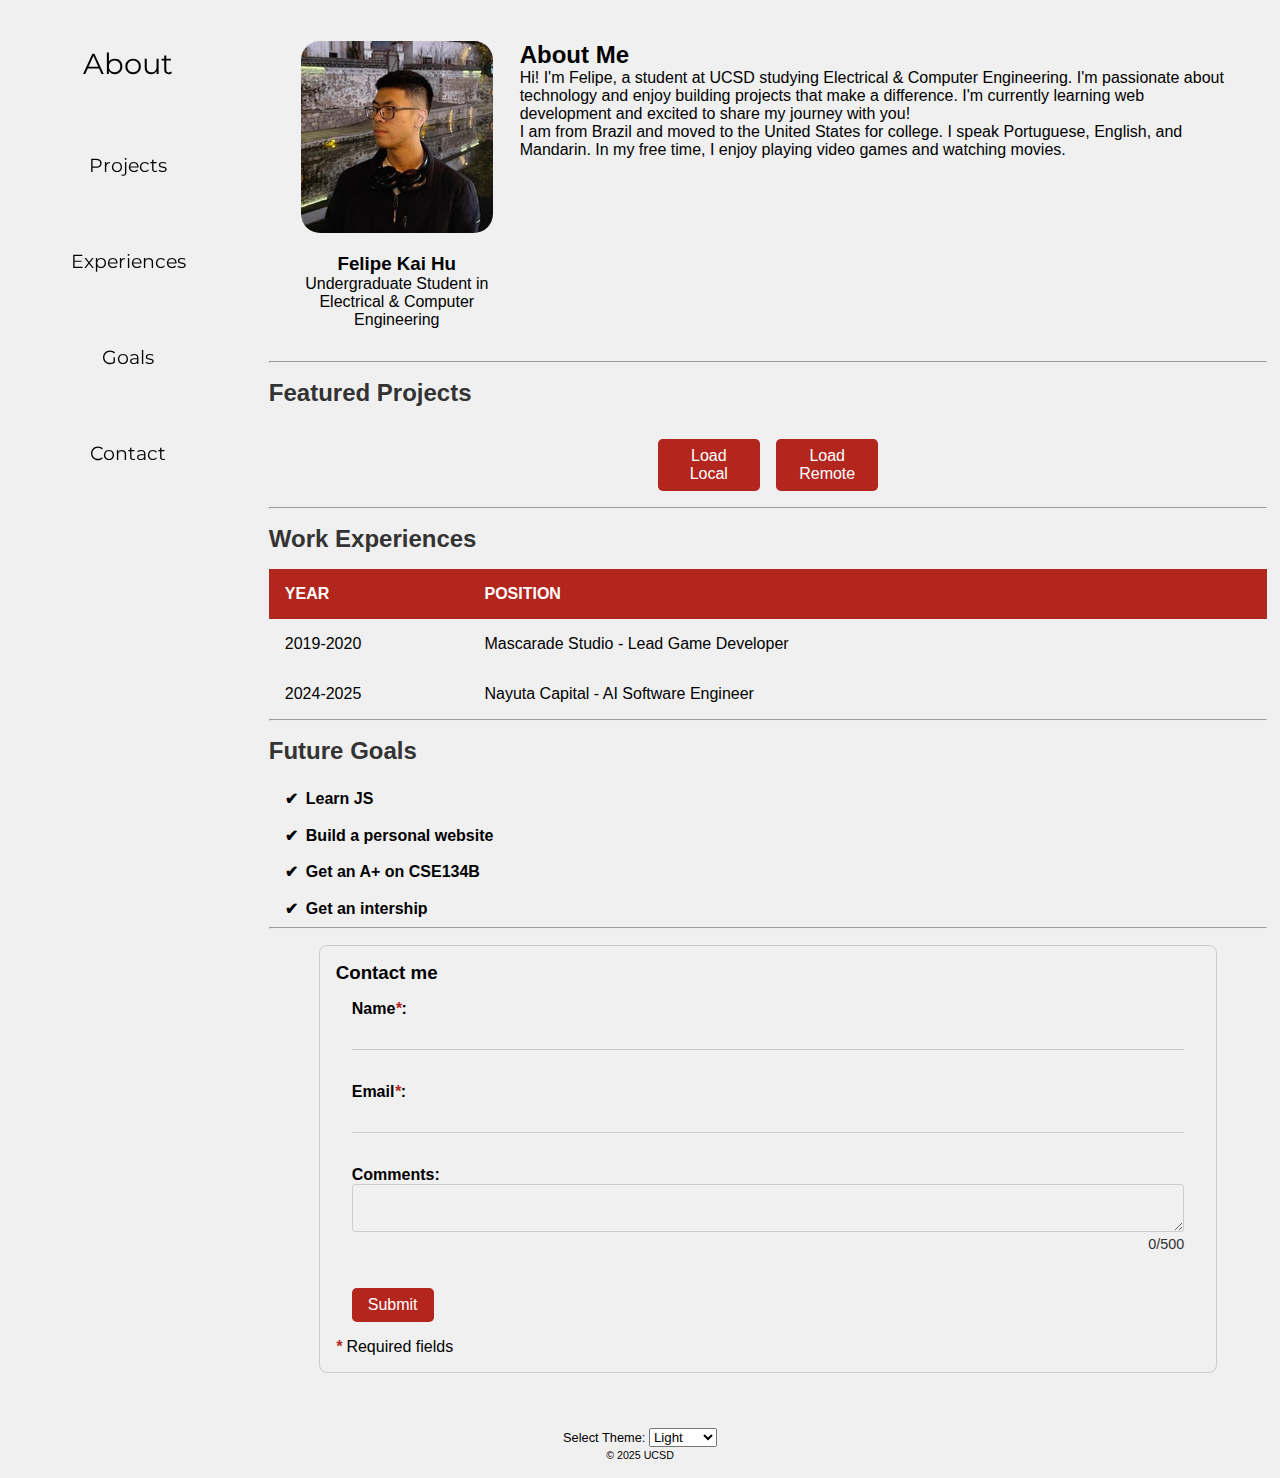
<file: index.html>
<!DOCTYPE html>
<html lang="en">
<head>
    <meta charset="UTF-8">
    <meta name="viewport" content="width=device-width, initial-scale=1.0">
    <title>Felipe's Page</title>

    <link rel="stylesheet" href="styles.css">
</head>
<body>
    <nav class="fixed-index">
        <ul>
            <li><a href="#about">About</a></li>
            <li><a href="#projects">Projects</a></li>
            <li><a href="#experiences">Experiences</a></li>
            <li><a href="#goals">Goals</a></li>
            <li><a href="#contact">Contact</a></li>
        </ul>
    </nav>

    <main>
        <section id="about">
            <article id="profile">
                <picture>
                    <source media="(max-width: 300px)" srcset="profile_large.jpg">
                    <img src="profile_small.jpg" alt="Profile photo">
                </picture>
                <hgroup>
                    <h3>Felipe Kai Hu</h3>
                    <p>Undergraduate Student in Electrical & Computer Engineering</p>
                </hgroup>
            </article>

            <article>
                <h2>About Me</h2>
                <p>
                    Hi! I'm Felipe, a student at UCSD studying Electrical & Computer Engineering. I'm passionate about technology and enjoy building projects that make a difference. I'm currently learning web development and excited to share my journey with you!
                </p>
                <p>
                    I am from Brazil and moved to the United States for college. I speak Portuguese, English, and Mandarin. In my free time, I enjoy playing video games and watching movies.
                </p>
            </article>
        </section>

        <hr>

        <section id="projects">
            <h2>Featured Projects</h2>
            <div id="projects-container">

            </div>
            <div id="projects-controls">
                <button onclick="loadLocalStorage()">Load Local</button>
                <button onclick="loadRemoteStorage()">Load Remote</button>
            </div>
        </section>

        <hr>

        <section id="experiences">
            <h2>Work Experiences</h2>
            <table>
                <colgroup>
                    <col span="1" style="width: 20%;">
                    <col span="1" style="width: 80%;">
                </colgroup>
                <tr>
                    <th>Year</th>
                    <th>Position</th>
                </tr>
                <tr>
                    <td>2019-2020</td>
                    <td>Mascarade Studio - Lead Game Developer</td>
                </tr>
                <tr>
                    <td>2024-2025</td>
                    <td>Nayuta Capital - AI Software Engineer</td>
                </tr>
            </table>
        </section>

        <hr>

        <section id="goals">
            <h2>Future Goals</h2>
            <ol>
                <li>Learn JS</li>
                <li>Build a personal website</li>
                <li>Get an A+ on CSE134B</li>
                <li>Get an intership</li>
            </ol>
        </section>

        <hr>

        <section id="contact">
            
            <article id="contact-form">
                <h3>Contact me</h3>
                <form  action="https://httpbin.org/post" method="POST">
                    <label for="name">Name<em>*</em>:</label>
                    <input type="text" id="name" name="name" placeholder=" " pattern="[a-zA-Z ]+" required>
                    <label for="name" class="validation-label">Only letters and spaces allowed</label>
            
                    <br><br>
            
                    <label for="email">Email<em>*</em>:</label>
                    <input type="email" id="email" name="email" placeholder=" " pattern="/^[a-zA-Z0-9@._%+\-]$/" required>
                    <label for="email" class="validation-label">Invalid e-mail</label>
            
                    <br><br>
            
                    <label for="comments">Comments:</label>
                    <textarea id="comments" name="comments" maxlength="500"></textarea>
                    <div for="comments" id="charCounter">0/500</div>
            
                    <br><br>
            
                    <input type="hidden" name="possible_bot" value="true">

                    <input type="hidden" name="form-errors" id="form-errors">
            
                    <button type="submit">Submit</button>
                </form>

                <p><em>*</em> Required fields</p>
            </article>

        </section>
    </main>

    <footer>
        <div id="theme-picker">
            <label for="theme-select">Select Theme:</label>
            <select id="theme-select">
                <option value="light">Light</option>
                <option value="dark">Dark</option>
                <option value="custom">Custom</option>
            </select>
            <div id="custom-theme-options" style="display: none;">
                <label for="primary-color">Primary Color:</label>
                <input type="color" id="primary-color">
                <label for="secondary-color">Secondary Color:</label>
                <input type="color" id="secondary-color">
                <label for="text-color">Text Color:</label>
                <input type="color" id="text-color">
                <label for="error-color">Error Color:</label>
                <input type="color" id="error-color">
                <label for="tertiary-color">Tertiary Color:</label>
                <input type="color" id="tertiary-color">
            </div>
        </div>

        <small>© 2025 UCSD</small>
        <noscript>
            <p>
                Please enable JavaScript for full functionality
            </p>
            <style>
                #theme-picker {
                    display: none;
                }
            </style>
        </noscript>
    </footer>

    <script src="contact-form.js"></script>
    <script src="theme-picker.js"></script>
    <script src="projects.js"></script>
    <script src="navbar.js"></script>
</body>
</html>
</file>
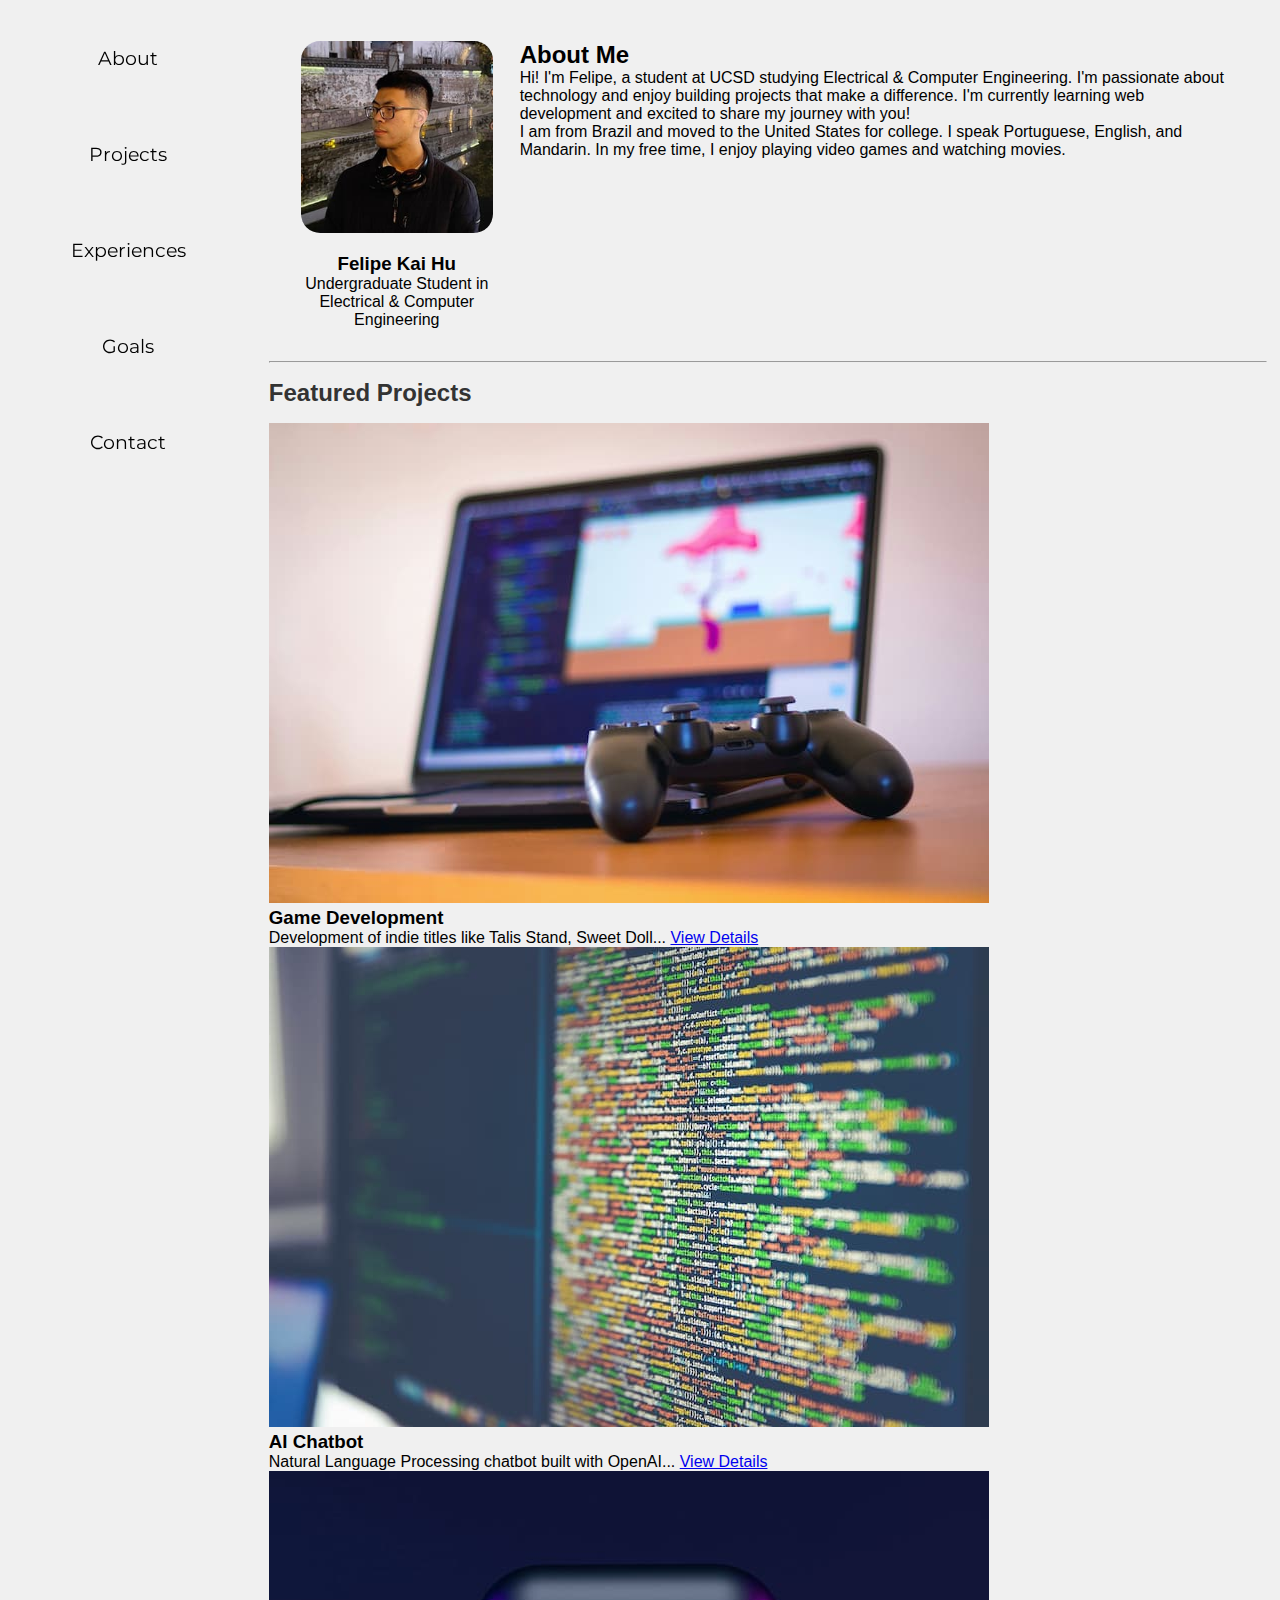
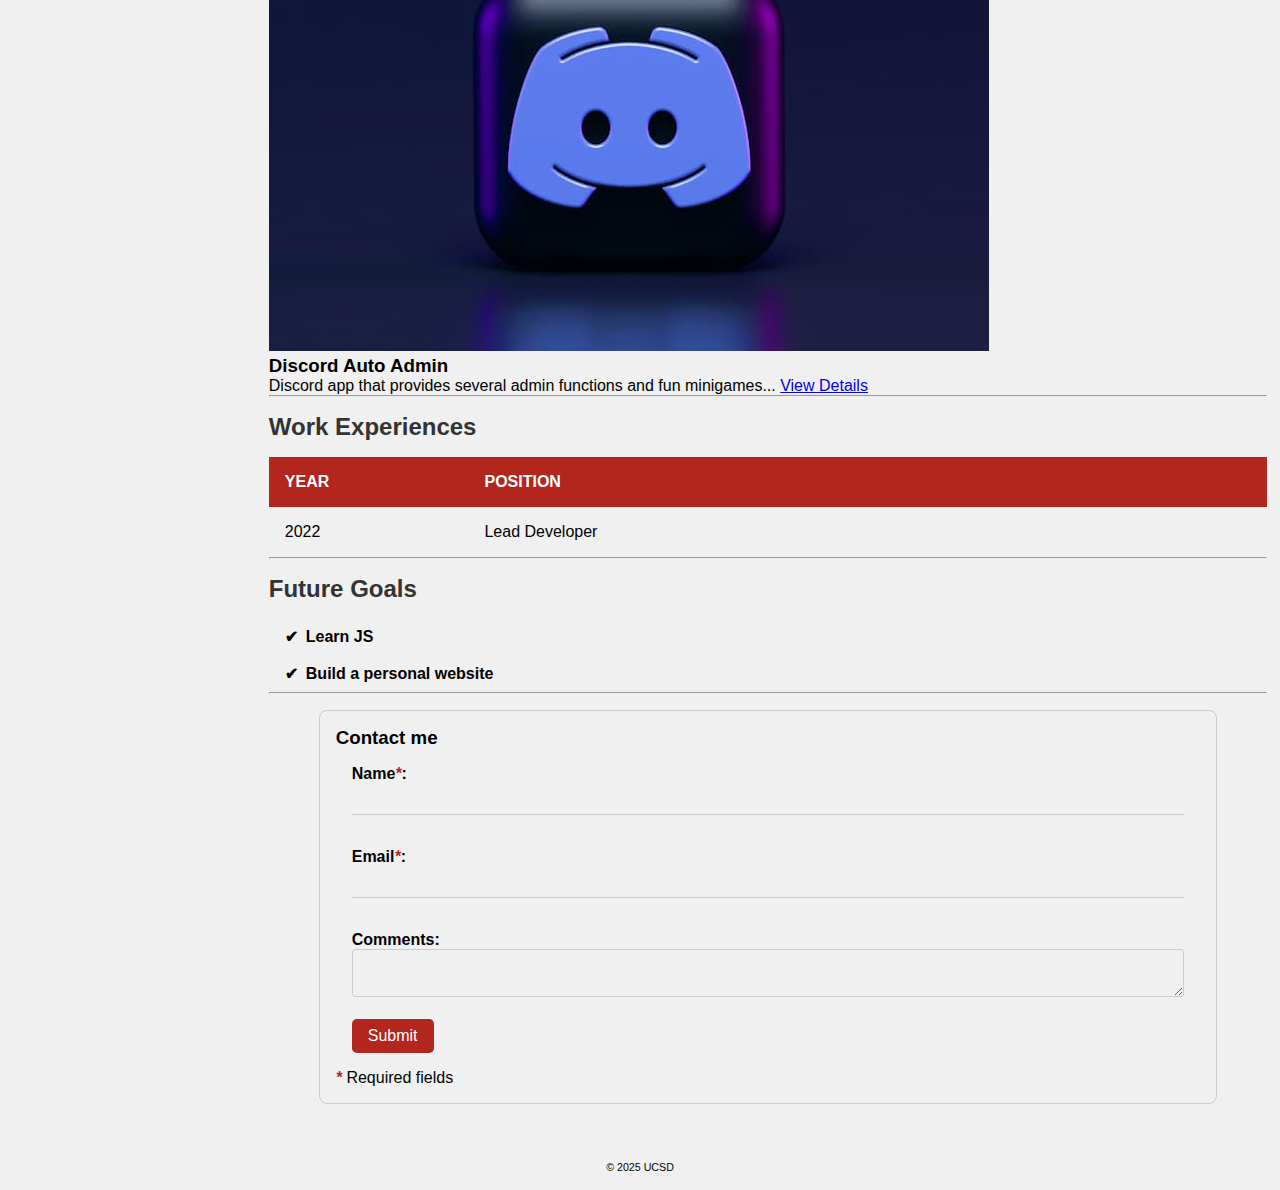
<file: form-no-js.html>
<!DOCTYPE html>
<html lang="en">
<head>
    <meta charset="UTF-8">
    <meta name="viewport" content="width=device-width, initial-scale=1.0">
    <title>Felipe's Page</title>

    <link rel="stylesheet" href="styles.css">
</head>
<body>
    <nav class="fixed-index">
        <ul>
            <li><a href="#about">About</a></li>
            <li><a href="#projects">Projects</a></li>
            <li><a href="#experiences">Experiences</a></li>
            <li><a href="#goals">Goals</a></li>
            <li><a href="#contact">Contact</a></li>
        </ul>
    </nav>

    <main>
        <section id="about">
            <article id="profile">
                <picture>
                    <source media="(max-width: 300px)" srcset="profile_large.jpg">
                    <img src="profile_small.jpg" alt="Profile photo">
                </picture>
                <hgroup>
                    <h3>Felipe Kai Hu</h3>
                    <p>Undergraduate Student in Electrical & Computer Engineering</p>
                </hgroup>
            </article>

            <article>
                <h2>About Me</h2>
                <p>
                    Hi! I'm Felipe, a student at UCSD studying Electrical & Computer Engineering. I'm passionate about technology and enjoy building projects that make a difference. I'm currently learning web development and excited to share my journey with you!
                </p>
                <p>
                    I am from Brazil and moved to the United States for college. I speak Portuguese, English, and Mandarin. In my free time, I enjoy playing video games and watching movies.
                </p>
            </article>
        </section>

        <hr>

        <section id="projects">
            <h2>Featured Projects</h2>
            <div id="slides-container">
                <article class="project-slide">
                    <picture>
                        <!-- Image source: https://unsplash.com/photos/black-laptop-computer-beside-controller-on-brown-wooden-surface-XC3fq-ffXRI?utm_content=creditShareLink&utm_medium=referral&utm_source=unsplash -->
                        <source media="(max-width: 300px)" srcset="project1-thumbnail.jpg">
                        <img src="project1-thumbnail-small.jpg" alt="Game Development">
                    </picture>
                    <h3>Game Development</h3>
                    <p>Development of indie titles like Talis Stand, Sweet Doll... <a href="project1-details.html">View Details</a></p>
                </article>

                <article class="project-slide">
                    <picture>
                        <!-- Image source: https://unsplash.com/photos/colorful-software-or-web-code-on-a-computer-monitor-Skf7HxARcoc?utm_content=creditShareLink&utm_medium=referral&utm_source=unsplash -->
                        <source media="(max-width: 300px)" srcset="project2-thumbnail.jpg">
                        <img src="project2-thumbnail-small.jpg" alt="AI Chatbot Project">
                    </picture>
                    <h3>AI Chatbot</h3>
                    <p>Natural Language Processing chatbot built with OpenAI... <a href="project1-details.html">View Details</a></p>
                </article>

                <article class="project-slide">
                    <picture>
                        <!-- Image source: https://unsplash.com/photos/pink-and-black-hello-kitty-clip-art-sIFCJHrUWPM?utm_content=creditShareLink&utm_medium=referral&utm_source=unsplash -->
                        <source media="(max-width: 300px)" srcset="project3-thumbnail.jpg">
                        <img src="project3-thumbnail-small.jpg" alt="Discord Auto Admin">
                    </picture>
                    <h3>Discord Auto Admin</h3>
                    <p>Discord app that provides several admin functions and fun minigames... <a href="project1-details.html">View Details</a></p>
                </article>
            </div>
        </section>

        <hr>

        <section id="experiences">
            <h2>Work Experiences</h2>
            <table>
                <colgroup>
                    <col span="1" style="width: 20%;">
                    <col span="1" style="width: 80%;">
                </colgroup>
                <tr>
                    <th>Year</th>
                    <th>Position</th>
                </tr>
                <tr>
                    <td>2022</td>
                    <td>Lead Developer</td>
                </tr>
            </table>
        </section>

        <hr>

        <section id="goals">
            <h2>Future Goals</h2>
            <ol>
                <li>Learn JS</li>
                <li>Build a personal website</li>
            </ol>
        </section>

        <hr>

        <section id="contact">
            
            <article id="contact-form">
                <h3>Contact me</h3>
                <form  action="https://httpbin.org/post" method="POST">
                    <label for="name">Name<em>*</em>:</label>
                    <input type="text" id="name" name="name" placeholder=" " pattern="[a-zA-Z ]+" required>
                    <label for="name" class="validation-label">Only letters and spaces allowed</label>
            
                    <br><br>
            
                    <label for="email">Email<em>*</em>:</label>
                    <input type="email" id="email" name="email" placeholder=" " pattern="[a-zA-Z0-9._%+-]+@[a-zA-Z0-9.-]+\.[a-zA-Z]{2,}$" required>
                    <label for="email" class="validation-label">Invalid e-mail</label>
            
                    <br><br>
            
                    <label for="comments">Comments:</label>
                    <textarea id="comments" name="comments" maxlength="500"></textarea>
            
                    <br><br>
            
                    <input type="hidden" name="possible_bot" value="true">
            
                    <button type="submit">Submit</button>
                </form>

                <p id="form-response"></p>

                <p><em>*</em> Required fields</p>
            </article>

        </section>
    </main>

    <footer>
        <small>© 2025 UCSD</small>
        <noscript>Please enable JavaScript for full functionality</noscript>
    </footer>
</body>
</html>
</file>
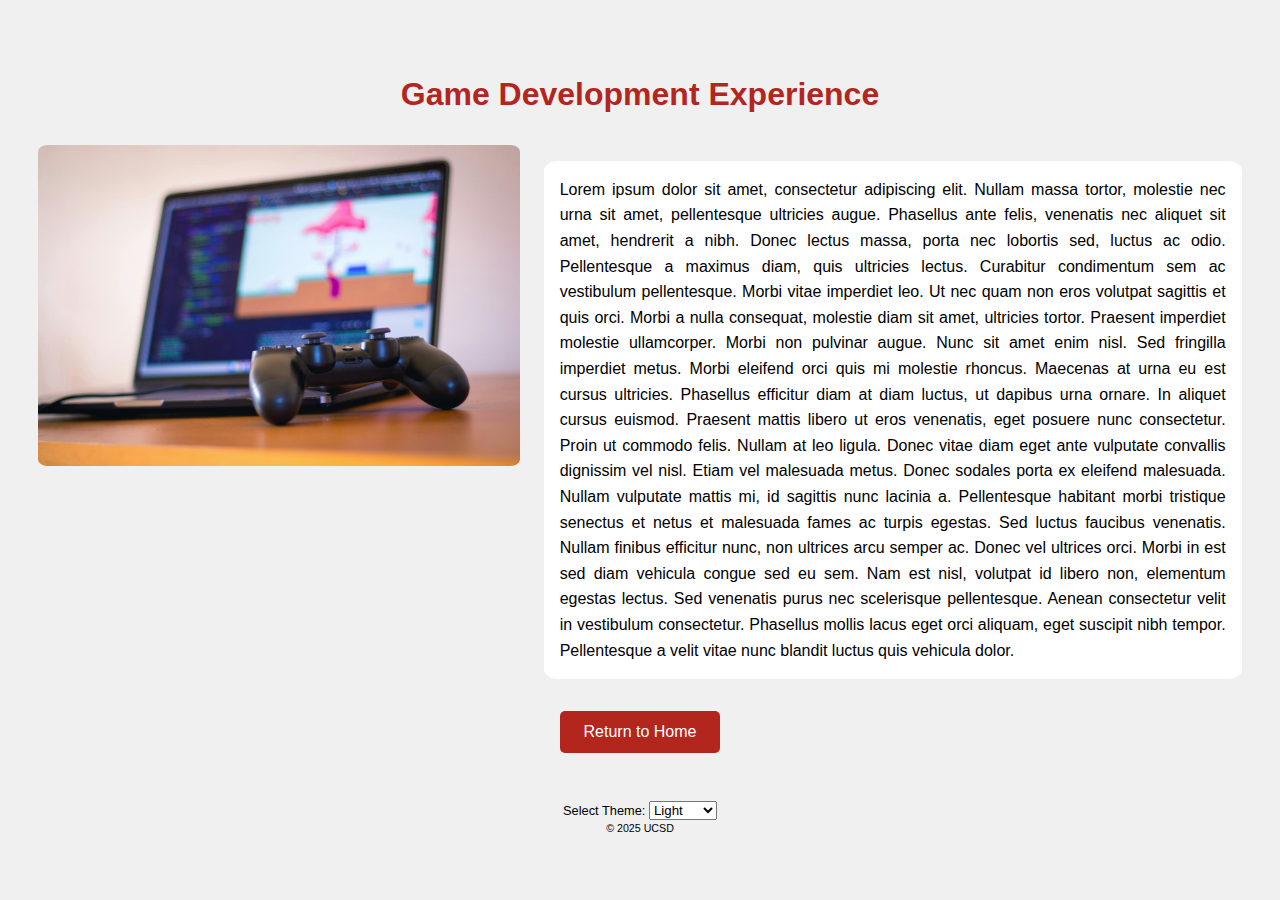
<file: project1-details.html>
<!DOCTYPE html>
<html lang="en">
<head>
    <meta charset="UTF-8">
    <meta name="viewport" content="width=device-width, initial-scale=1.0">
    <title>Project 1 Details</title>
    <link rel="stylesheet" href="details.css">
</head>
<body>
    
    <header>
        <h1>Game Development Experience</h1>
    </header>
    
    <img src="project1-thumbnail.jpg" alt="AI Chatbot Project">

    <p>
        Lorem ipsum dolor sit amet, consectetur adipiscing elit. Nullam massa tortor, molestie nec urna sit amet, pellentesque ultricies augue. Phasellus ante felis, venenatis nec aliquet sit amet, hendrerit a nibh. Donec lectus massa, porta nec lobortis sed, luctus ac odio. Pellentesque a maximus diam, quis ultricies lectus. Curabitur condimentum sem ac vestibulum pellentesque. Morbi vitae imperdiet leo. Ut nec quam non eros volutpat sagittis et quis orci. Morbi a nulla consequat, molestie diam sit amet, ultricies tortor. Praesent imperdiet molestie ullamcorper.

        Morbi non pulvinar augue. Nunc sit amet enim nisl. Sed fringilla imperdiet metus. Morbi eleifend orci quis mi molestie rhoncus. Maecenas at urna eu est cursus ultricies. Phasellus efficitur diam at diam luctus, ut dapibus urna ornare. In aliquet cursus euismod. Praesent mattis libero ut eros venenatis, eget posuere nunc consectetur.
        
        Proin ut commodo felis. Nullam at leo ligula. Donec vitae diam eget ante vulputate convallis dignissim vel nisl. Etiam vel malesuada metus. Donec sodales porta ex eleifend malesuada. Nullam vulputate mattis mi, id sagittis nunc lacinia a. Pellentesque habitant morbi tristique senectus et netus et malesuada fames ac turpis egestas. Sed luctus faucibus venenatis. Nullam finibus efficitur nunc, non ultrices arcu semper ac. Donec vel ultrices orci. Morbi in est sed diam vehicula congue sed eu sem. Nam est nisl, volutpat id libero non, elementum egestas lectus. Sed venenatis purus nec scelerisque pellentesque. Aenean consectetur velit in vestibulum consectetur. Phasellus mollis lacus eget orci aliquam, eget suscipit nibh tempor. Pellentesque a velit vitae nunc blandit luctus quis vehicula dolor. 
    </p>

    <button onclick="window.location.href='index.html';">Return to Home</button>

    <footer>
        <div id="theme-picker">
            <label for="theme-select">Select Theme:</label>
            <select id="theme-select">
                <option value="light">Light</option>
                <option value="dark">Dark</option>
                <option value="custom">Custom</option>
            </select>
            <div id="custom-theme-options" style="display: none;">
                <label for="primary-color">Primary Color:</label>
                <input type="color" id="primary-color">
                <label for="secondary-color">Secondary Color:</label>
                <input type="color" id="secondary-color">
                <label for="text-color">Text Color:</label>
                <input type="color" id="text-color">
                <label for="error-color">Error Color:</label>
                <input type="color" id="error-color">
                <label for="tertiary-color">Tertiary Color:</label>
                <input type="color" id="tertiary-color">
            </div>
        </div>

        <small>© 2025 UCSD</small>
        <noscript>
            <p>
                Please enable JavaScript for full functionality
            </p>
            <style>
                #theme-picker {
                    display: none;
                }
            </style>
        </noscript>
    </footer>
    <script src="theme-picker.js"></script>

</body>


</html>
</file>
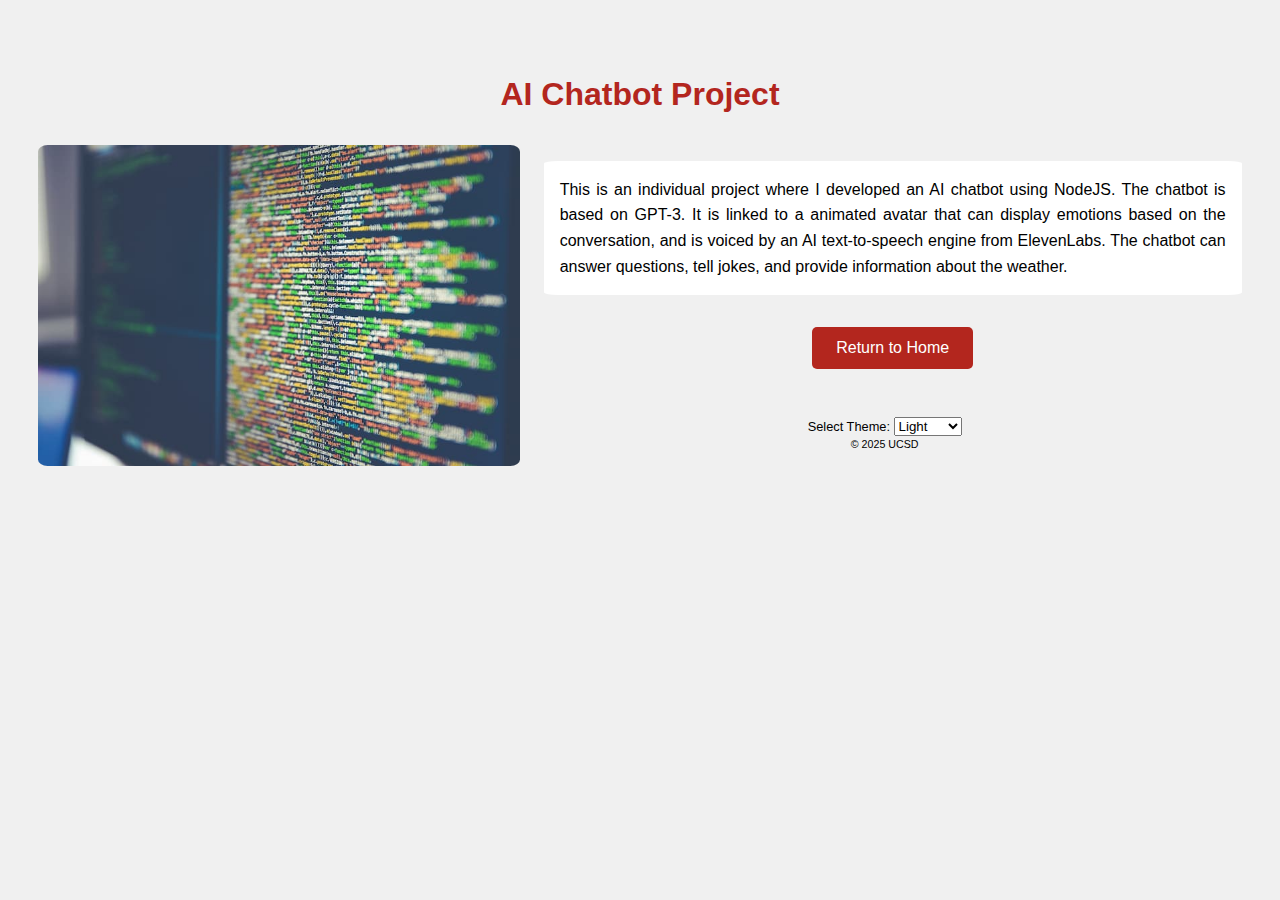
<file: project2-details.html>
<!DOCTYPE html>
<html lang="en">
<head>
    <meta charset="UTF-8">
    <meta name="viewport" content="width=device-width, initial-scale=1.0">
    <title>Project 1 Details</title>
    <link rel="stylesheet" href="details.css">
</head>
<body>
    
    <header>
        <h1>AI Chatbot Project</h1>
    </header>
    
    <picture>
        <source media="(max-width: 300px)" srcset="project2-thumbnail.jpg">
        <img src="project2-thumbnail-small.jpg" alt="AI Chatbot Project">
    </picture>

    <p>
        This is an individual project where I developed an AI chatbot using NodeJS. The chatbot is based on GPT-3. It is linked to a animated avatar that can display emotions based on the conversation, and is voiced by an AI text-to-speech engine from ElevenLabs. The chatbot can answer questions, tell jokes, and provide information about the weather.
    </p>

    <button onclick="window.location.href='index.html';">Return to Home</button>

    <footer>
        <div id="theme-picker">
            <label for="theme-select">Select Theme:</label>
            <select id="theme-select">
                <option value="light">Light</option>
                <option value="dark">Dark</option>
                <option value="custom">Custom</option>
            </select>
            <div id="custom-theme-options" style="display: none;">
                <label for="primary-color">Primary Color:</label>
                <input type="color" id="primary-color">
                <label for="secondary-color">Secondary Color:</label>
                <input type="color" id="secondary-color">
                <label for="text-color">Text Color:</label>
                <input type="color" id="text-color">
                <label for="error-color">Error Color:</label>
                <input type="color" id="error-color">
                <label for="tertiary-color">Tertiary Color:</label>
                <input type="color" id="tertiary-color">
            </div>
        </div>

        <small>© 2025 UCSD</small>
        <noscript>
            <p>
                Please enable JavaScript for full functionality
            </p>
            <style>
                #theme-picker {
                    display: none;
                }
            </style>
        </noscript>
    </footer>
    <script src="theme-picker.js"></script>

</body>


</html>
</file>
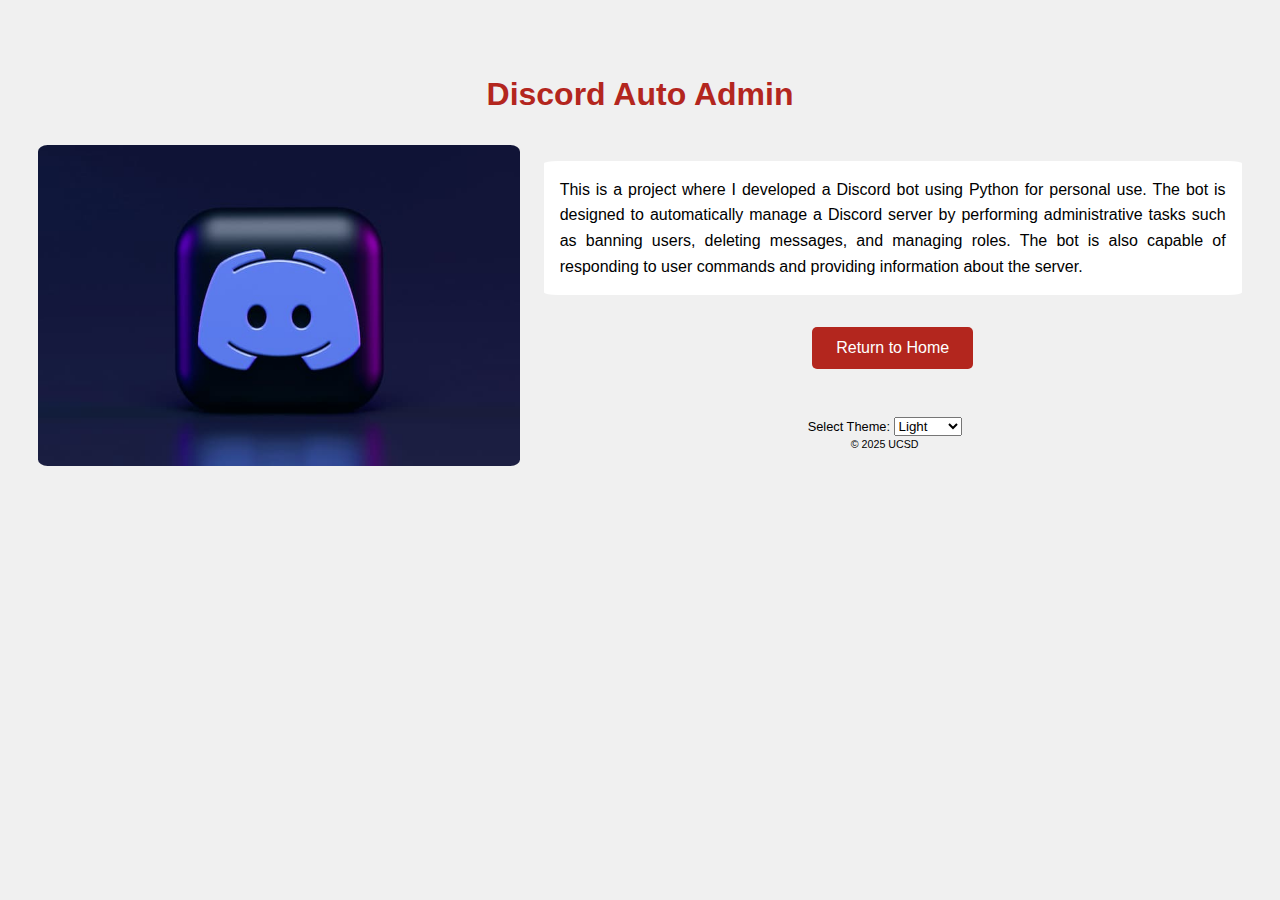
<file: project3-details.html>
<!DOCTYPE html>
<html lang="en">
<head>
    <meta charset="UTF-8">
    <meta name="viewport" content="width=device-width, initial-scale=1.0">
    <title>Project 1 Details</title>
    <link rel="stylesheet" href="details.css">
</head>
<body>
    
    <header>
        <h1>Discord Auto Admin</h1>
    </header>
    
    <picture>
        <source media="(max-width: 300px)" srcset="project3-thumbnail.jpg">
        <img src="project3-thumbnail-small.jpg" alt="Discord Auto Admin">
    </picture>

    <p>
        This is a project where I developed a Discord bot using Python for personal use. The bot is designed to automatically manage a Discord server by performing administrative tasks such as banning users, deleting messages, and managing roles. The bot is also capable of responding to user commands and providing information about the server.
    </p>

    <button onclick="window.location.href='index.html';">Return to Home</button>

    <footer>
        <div id="theme-picker">
            <label for="theme-select">Select Theme:</label>
            <select id="theme-select">
                <option value="light">Light</option>
                <option value="dark">Dark</option>
                <option value="custom">Custom</option>
            </select>
            <div id="custom-theme-options" style="display: none;">
                <label for="primary-color">Primary Color:</label>
                <input type="color" id="primary-color">
                <label for="secondary-color">Secondary Color:</label>
                <input type="color" id="secondary-color">
                <label for="text-color">Text Color:</label>
                <input type="color" id="text-color">
                <label for="error-color">Error Color:</label>
                <input type="color" id="error-color">
                <label for="tertiary-color">Tertiary Color:</label>
                <input type="color" id="tertiary-color">
            </div>
        </div>

        <small>© 2025 UCSD</small>
        <noscript>
            <p>
                Please enable JavaScript for full functionality
            </p>
            <style>
                #theme-picker {
                    display: none;
                }
            </style>
        </noscript>
    </footer>
    <script src="theme-picker.js"></script>

</body>


</html>
</file>
<file: styles.css>
@import url('https://fonts.googleapis.com/css2?family=Montserrat:ital,wght@0,100..900;1,100..900&display=swap');

:root {

    --main-color: #B3261E;
    --secondary-color: #333;
    --text-color: #000;
    --error-color: #b50000;
    --tertiary-color: #f0f0f0;

}

[data-theme="dark"] {

    --main-color: #8F1E18;
    --secondary-color: #c8c3bc;
    --text-color: #c8c3bc;
    --error-color: #ff6666;
    --tertiary-color: #202324;

}


* {
    
    margin: 0;
    padding: 0;
    box-sizing: border-box; 

}

body {

    background-color: var(--tertiary-color, #f0f0f0);
    color: var(--text-color, #000);
    font-family: Arial, sans-serif, Helvetica;
    margin: 0;
    padding: 0;
    display: flexbox;

}

main {

    margin-left: 20%;
    width: 80%;
    padding: 1dvh 1dvw;
    box-sizing: border-box;

}

h2, h3 {

    font-weight: 600;

}

section > h2 {

    color: var(--secondary-color, #333);
    margin: 1rem 0;

  }

nav.fixed-index {

    position: fixed;
    top: 0;
    left: 0;
    width: 20%;
    height: 100%;
    padding: 10px 0;
    text-align: center;
    z-index: 1000;

}

nav.fixed-index ul {

    list-style-type: none;
    padding: 0;
    font-family: "Montserrat", Arial, Helvetica, sans-serif;
    font-weight: 400;
    font-size: 1.2em;
    
}

nav.fixed-index ul li {

    padding: 4vh 0;
    transition: 0.3s;

}

nav.fixed-index ul li a {
    
    color: var(--text-color, #000);
    text-decoration: none;
    transition: 0.3s;
    
}

nav.fixed-index ul li:hover a {

    color: var(--main-color, #B3261E);
    font-size: 1.5em;

}

nav.fixed-index ul li.nav-highlight {

    color: var(--main-color, #B3261E);
    font-size: 1.5em;

}

#about {

    display: grid;
    grid-template-columns: 20% 1fr;
    gap: 2rem;
    align-items: start;
    padding: 2rem;
    max-width: 100%;
    margin: 0 auto;

}

#profile {

    display: grid;
    gap: 1rem;
    justify-items: center;
    text-align: center;
    width: 20%;

}

#profile img {

    width: 15vw;
    border-radius: 10%;

}

#projects-controls {

    display: flex;
    justify-content: center;

}

#projects button {

    background-color: var(--main-color, #B3261E);
    color: #fff;
    padding: .5rem 1rem;
    border: none;
    border-radius: .3rem;
    cursor: pointer;
    font-size: 1em;
    margin: 1rem 0.5rem;
    width: 8vw;

}

#projects button:hover {

    background-color: #8F1E18;

}

#projects-container {

    display: grid;
    grid-template-columns: repeat(auto-fit, minmax(300px, 1fr));

}

project-card {

    display: grid;
    justify-items: center;
    text-align: center;
    width: 100%;
    padding: 1rem;

}

project-card img {
    
    width: 100%;
    border-radius: 5%;

}

project-card h2 {

    margin: 1rem 0;
    font-size: 1.2rem;

}

#experiences table {

    width: 100%;
    border-collapse: collapse;
    margin-top: 1rem;

}

#experiences th, td {

    padding: 1rem;
    text-align: left;

}

#experiences th {

    background-color: var(--main-color, #B3261E);
    color: white;
    text-transform: uppercase;

}

#goals ol {

    list-style: none;
    padding-left: 0;

}

#goals ol li {

    padding: .5rem 1rem;
    margin: .1rem 0;
    font-weight: bold;
    align-items: center;

}

#goals ol li::before {

    content: "✔";
    font-weight: bold;
    margin-right: .5rem;

}

#contact article {

    margin-top: 1rem;

}

#contact-form {

    display: flexbox;
    width: 90%;
    margin: 3% auto;
    padding: 1rem;
    border-radius: 0.5rem;
    border: 0.1rem solid #ccc;

}

#contact-form form {

    display: flexbox;
    padding: 1rem;

}

#contact-form label {
    font-weight: bold;
}

#contact-form em {

    color: var(--main-color, #B3261E);
    font-weight: bold;

}

#contact-form input {

    background-color: var(--tertiary-color, #f0f0f0);
    width: 100%;
    padding: .5rem;
    margin-bottom: 15px;
    border: none;
    border-bottom: 0.1rem solid #ccc;
    box-sizing: border-box;
    color: var(--text-color, #000);

}

#contact-form textarea {

    background-color: var(--tertiary-color, #f0f0f0);
    width: 100%;
    padding: .5rem;
    margin-bottom: 15px;
    border: 0.1rem solid #ccc;
    border-radius: 0.2rem;
    box-sizing: border-box;
    color: var(--text-color, #000);

}

#contact-form input:focus, #contact-form textarea:focus {

    outline: none;

}

#contact-form input:invalid:not(:focus):not(:placeholder-shown) {

    border-color: var(--error-color, #b50000);

}


#contact-form input:invalid:focus:not(:placeholder-shown) + .validation-label {

    height: 1rem;
    display: inline-block;

}

#contact-form .validation-label {
    
    display: none;
    color: var(--error-color, #b50000);
    font-weight: normal;

}

#contact-form button {
    
    background-color: var(--main-color, #B3261E);
    color: #fff;
    padding: .5rem 1rem;
    border: none;
    border-radius: .3rem;
    cursor: pointer;
    font-size: 1em;

}

.flash {

    animation: flash-red 0.3s ease-in-out;

}

@keyframes flash-red {
    0% { background-color: #f0f0f0; }
    50% { background-color: #ffcccc; }
    100% { background-color: #f0f0f0; }
}

#contact-form #comments {

    margin-bottom: 0;

}

#charCounter {

    text-align: right;
    width: 100%;
    font-size: 0.9rem;
    color: #333;

}

footer {

    text-align: center;
    padding: 1rem;
    background-color: var(--tertiary-color, #f0f0f0);
    color: var(--text-color, #000);
    font-size: 0.8em;

}

@media screen and (max-width: 768px) {

    nav.fixed-index {

        display: none;

    }

    main {

        margin-left: 0;
        width: 100%;
        
    }

    #about {

        grid-template-columns: 1fr;
        gap: 1.5rem;

    }

    #profile {

        width: 100%;

    }
    
    #profile img {

        width: 25dvh;
        
    }
    
}
</file>
<file: details.css>
:root {

    --main-color: #B3261E;
    --secondary-color: #333;
    --text-color: #000;
    --error-color: #b50000;
    --tertiary-color: #f0f0f0;

}

body {
    margin: 0;
    padding: 3%;
    font-family: Arial, sans-serif, Helvetica;
    background-color: var(--tertiary-color, #f0f0f0);
    color: var(--text-color, #000);
}

header {
    text-align: center;
    padding: 1rem 0;
}

h1 {
    color: var(--main-color);
    font-size: 2rem;
    margin-bottom: 1rem;
}

/* Layout for Image and Paragraph */
img {
    display: block;
    width: 40%;
    height: auto;
    float: left;
    margin: 0 1.5rem 1rem 0;
    border-radius: 2%;
}

p {
    width: auto;
    padding: 1rem;
    background-color: #fff;
    border-radius: 2%;
    box-shadow: 0 1% 5% rgba(0, 0, 0, 0.1);
    line-height: 1.6;
    text-align: justify;
    overflow: hidden;
}

/* Back Button Styling */
button {
    display: block;
    margin: 2rem auto;
    padding: 0.75rem 1.5rem;
    font-size: 1rem;
    color: #fff;
    background-color: var(--main-color);
    border: none;
    border-radius: 5px;
    cursor: pointer;
    transition: background-color 0.3s ease;
}

button:hover {
    background-color: #8d1e17;
}

footer {

    text-align: center;
    padding: 1rem;
    background-color: var(--tertiary-color, #f0f0f0);
    color: var(--text-color, #000);
    font-size: 0.8em;

}
</file>
